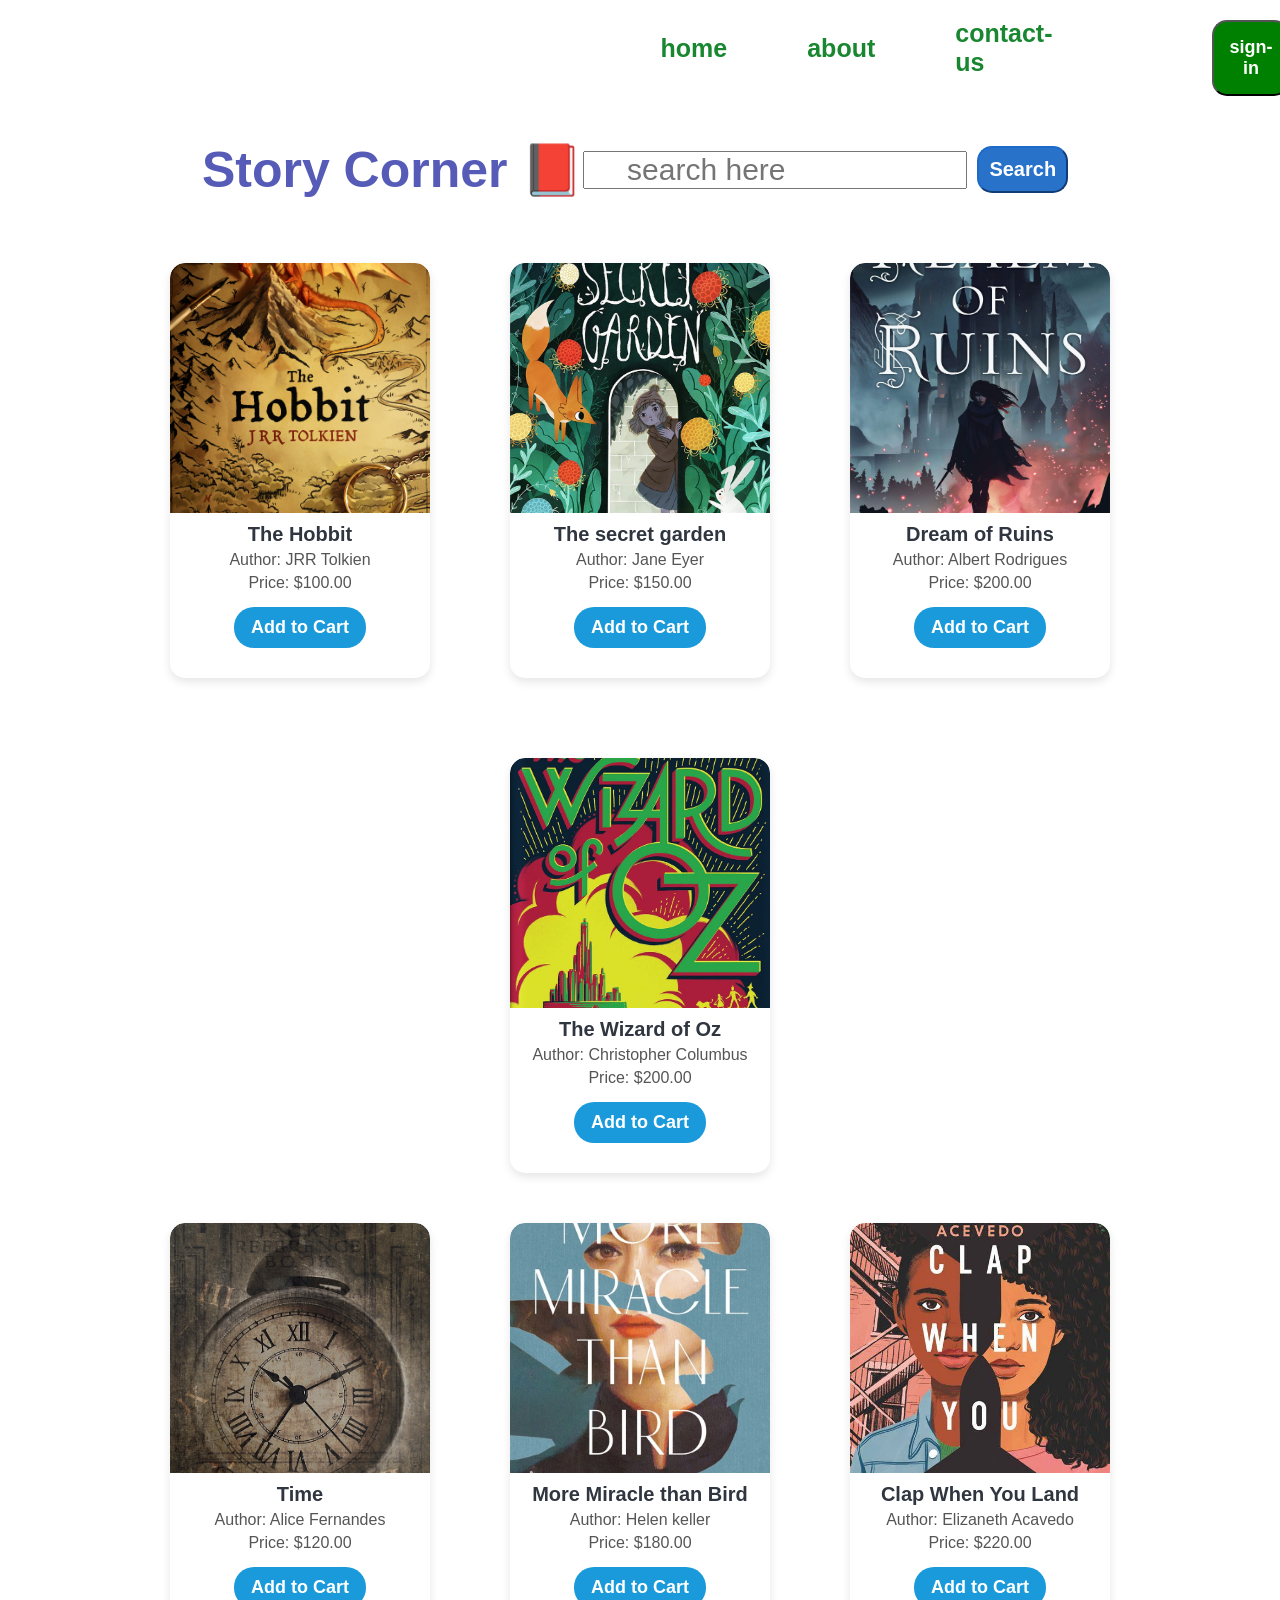
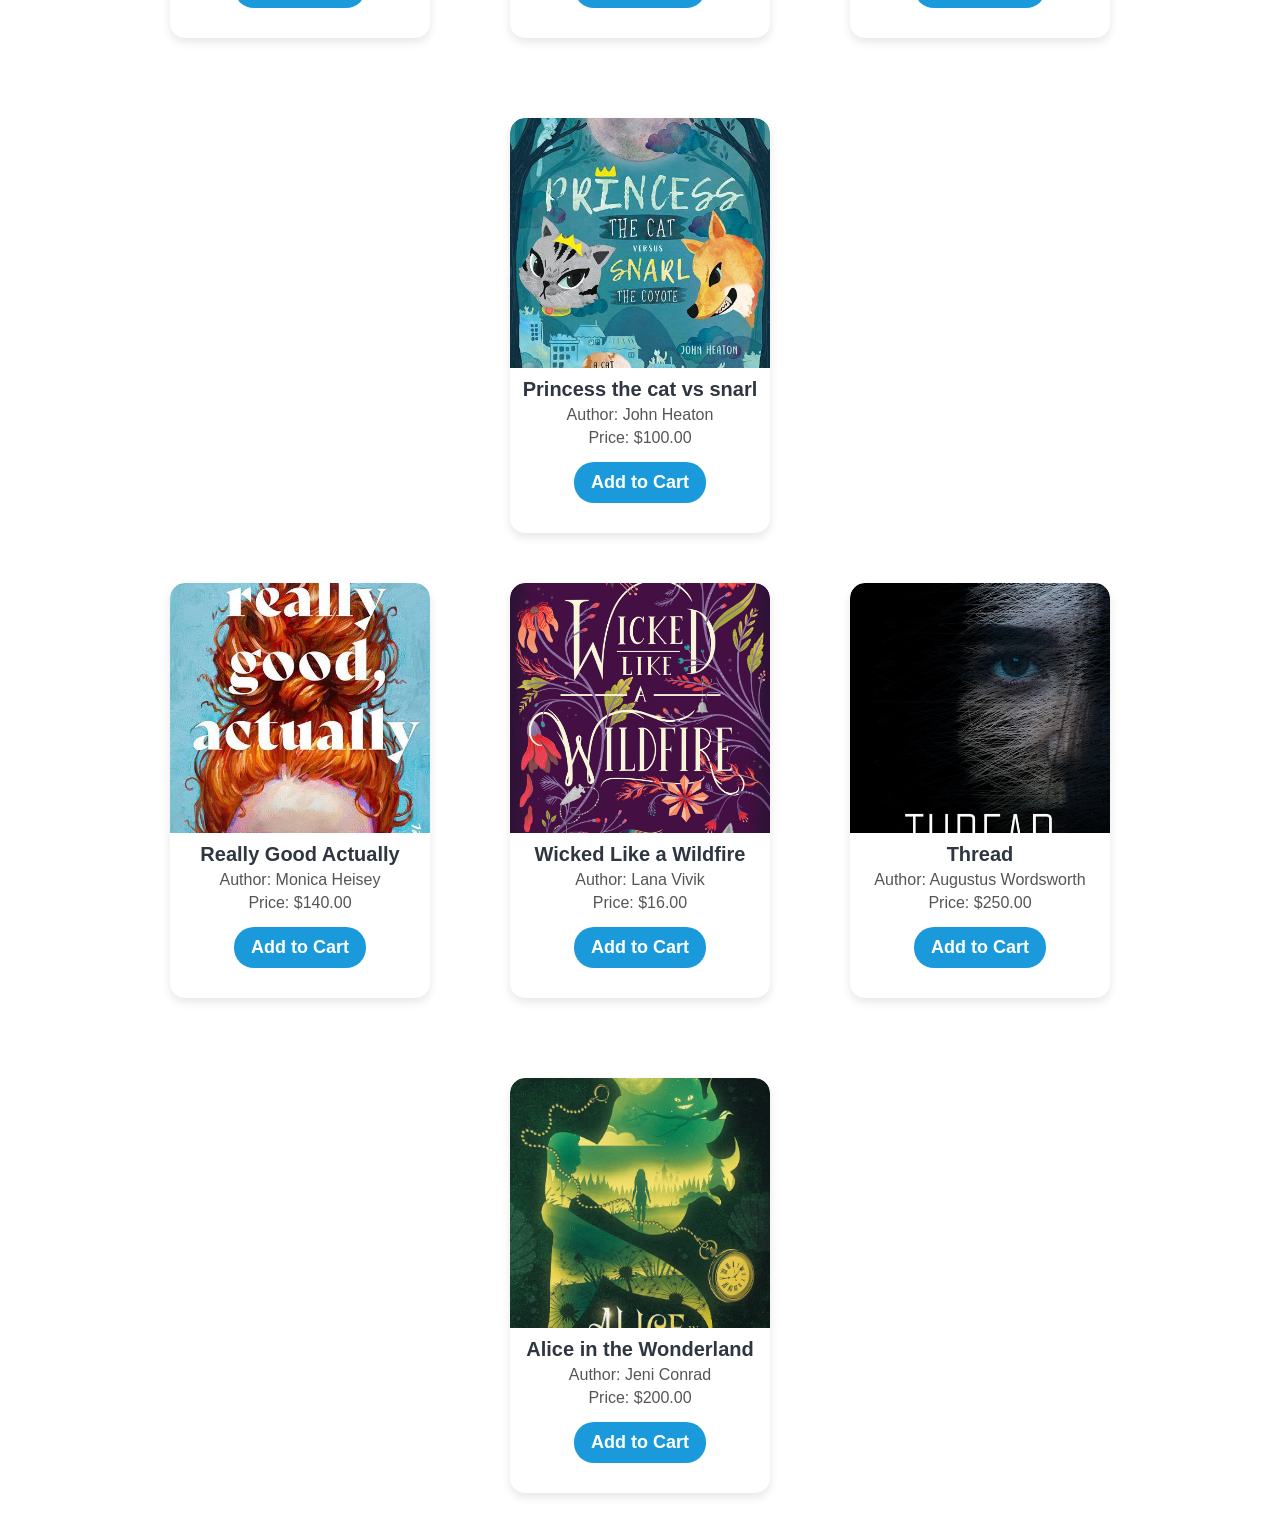
<file: experiment2/index.html>
<!DOCTYPE html>
<html lang="en">
<head>
    <meta charset="UTF-8">
    <meta name="viewport" content="width=device-width, initial-scale=1.0">
    <title>Online Book Store</title>
    <link rel="stylesheet" href="style.css">
</head>
<body>
    <div class="navbar">
         <li id="nav">home</li>
         <li id="nav">about</li>
         <li id="nav">contact-us</li>
         <button>sign-in</button>
         <img src="shopping-cart.png" id="cart"alt="">
    </div>
     <div id="search">
        <h2>Story Corner 📕</h2>
        <input type="text" id="place" placeholder="     search here    ">
        <button id="srch">Search</button>
    </div>

    <div class="row">
        <div id="row1">
            <div class="column">
                <img src="book1.jpg" alt="Book 1" style="width:100%">
                <h3>The Hobbit</h3>
                <p>Author: JRR Tolkien</p>
                <p>Price: $100.00</p>
                <button>Add to Cart</button>
            </div>
            <div class="column">
                <img src="book2.jpg" alt="Book 2" style="width:100%">
                <h3>The secret garden</h3>
                <p>Author: Jane Eyer</p>
                <p>Price: $150.00</p>
                <button>Add to Cart</button>
            </div>
            <div class="column">
                <img src="book3.jpg" alt="Book 3" style="width:100%">
                <h3>Dream of Ruins</h3>
                <p>Author: Albert Rodrigues</p>
                <p>Price: $200.00</p>
                <button>Add to Cart</button>
            </div>
             <div class="column">
                <img src="book4.jpg" alt="Book 3" style="width:100%">
                <h3>The Wizard of Oz</h3>
                <p>Author: Christopher Columbus</p>
                <p>Price: $200.00</p>
                <button>Add to Cart</button>
            </div>
        </div>
            <div id="row2">
                <div class="column">
                    <img src="book5.jpg" alt="Book 4" style="width:100%">
                    <h3>Time</h3>
                    <p>Author: Alice Fernandes</p>
                    <p>Price: $120.00</p>
                    <button>Add to Cart</button>
                </div>
                <div class="column">
                    <img src="book6.jpg" alt="Book 5" style="width:100%">
                    <h3>More Miracle than Bird</h3>
                    <p>Author: Helen keller</p>
                    <p>Price: $180.00</p>
                    <button>Add to Cart</button>
                </div>
                <div class="column">
                    <img src="book7.jpg" alt="Book 6" style="width:100%">
                    <h3>Clap When You Land</h3>
                    <p>Author: Elizaneth Acavedo</p>
                    <p>Price: $220.00</p>
                    <button>Add to Cart</button> 
                </div>
                <div class="column">
                <img src="book8.jpg" alt="Book 1" style="width:100%">
                <h3>Princess the cat vs snarl</h3>
                <p>Author: John Heaton</p>
                <p>Price: $100.00</p>
                <button>Add to Cart</button>
            </div>
                </div>

                <div id="row3">
                    <div class="column">
                        <img src="book9.jpg" alt="Book 7" style="width:100%">
                        <h3>Really Good Actually</h3>
                        <p>Author: Monica Heisey</p>
                        <p>Price: $140.00</p>
                        <button>Add to Cart</button>
                    </div>
                    <div class="column">
                        <img src="book10.jpg" alt="Book 8" style="width:100%">
                        <h3>Wicked Like a Wildfire</h3>
                        <p>Author: Lana Vivik</p>
                        <p>Price: $16.00</p>
                        <button>Add to Cart</button>
                    </div>
                    <div class="column">
                        <img src="book11.jpg" alt="Book 9" style="width:100%">
                        <h3>Thread</h3>
                        <p>Author: Augustus Wordsworth</p>
                        <p>Price: $250.00</p>
                        <button>Add to Cart</button>
                    </div>
            <div class="column">
                <img src="book12.jpg" alt="Book 3" style="width:100%">
                <h3>Alice in the Wonderland</h3>
                <p>Author: Jeni Conrad</p>
                <p>Price: $200.00</p>
                <button>Add to Cart</button>
            </div>
                </div>
            </div>
        </div>
    </div>

</body>
</html>
</file>
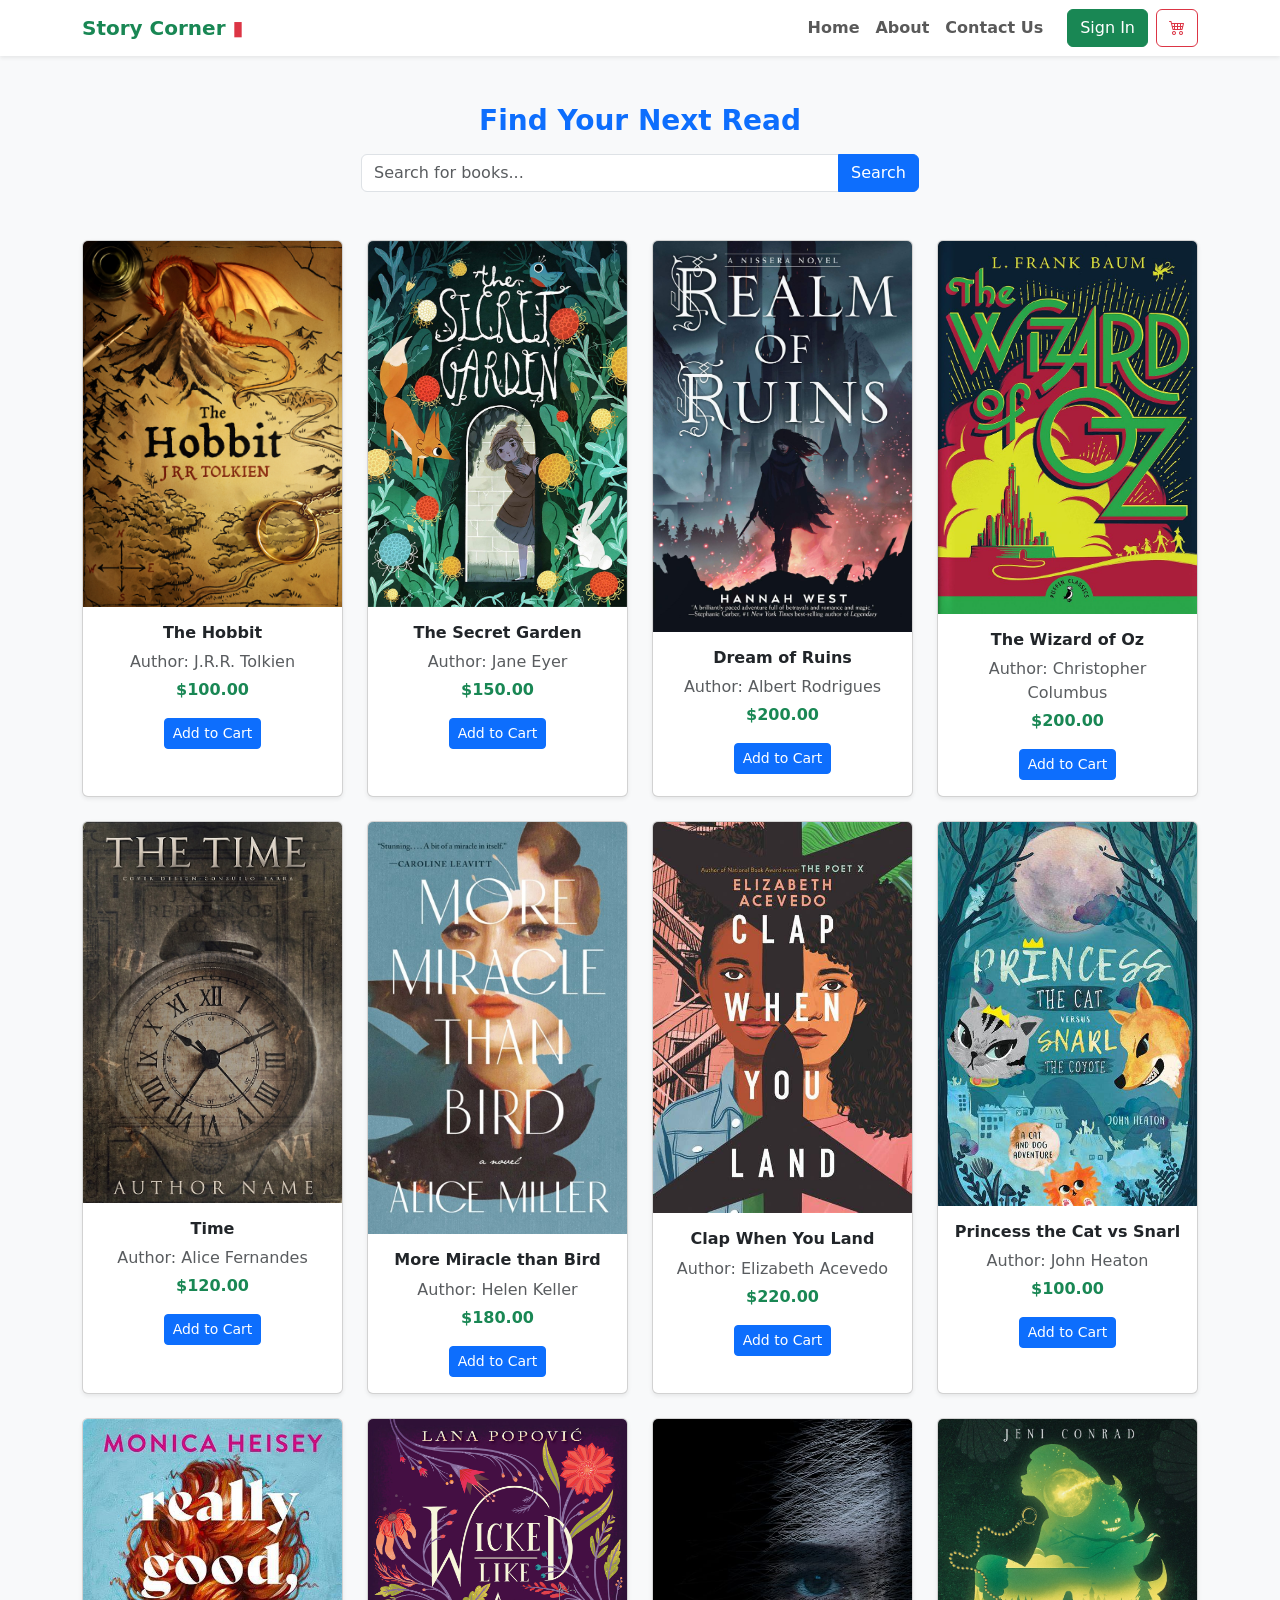
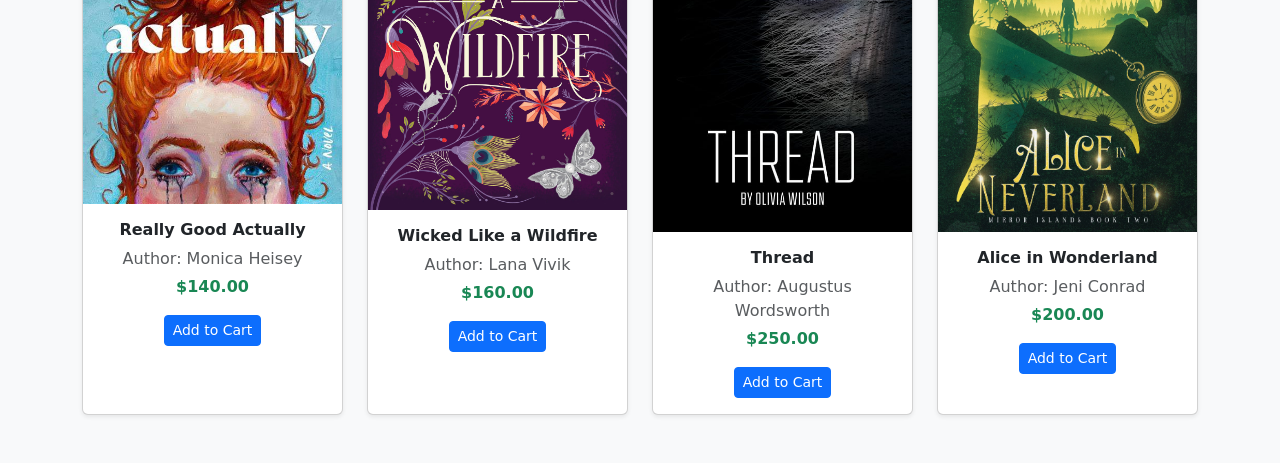
<file: experiment3/index.html>
<!DOCTYPE html>
<html lang="en">
<head>
  <meta charset="UTF-8">
  <meta name="viewport" content="width=device-width, initial-scale=1.0">
  <title>Story Corner 📕</title>
  <link href="https://cdn.jsdelivr.net/npm/bootstrap@5.3.0/dist/css/bootstrap.min.css" rel="stylesheet">
  <link href="https://cdn.jsdelivr.net/npm/bootstrap-icons@1.10.5/font/bootstrap-icons.css" rel="stylesheet">
</head>
<body class="bg-light">

  <!-- Navbar -->
  <nav class="navbar navbar-expand-lg bg-white shadow-sm">
    <div class="container">
      <a class="navbar-brand fw-bold text-success" href="#">Story Corner <span class="text-danger">▮</span></a>
      <button class="navbar-toggler" type="button" data-bs-toggle="collapse" data-bs-target="#navbarNav">
        <span class="navbar-toggler-icon"></span>
      </button>
      <div class="collapse navbar-collapse justify-content-end" id="navbarNav">
        <ul class="navbar-nav me-3">
          <li class="nav-item"><a class="nav-link fw-semibold" href="#">Home</a></li>
          <li class="nav-item"><a class="nav-link fw-semibold" href="#">About</a></li>
          <li class="nav-item"><a class="nav-link fw-semibold" href="#">Contact Us</a></li>
        </ul>
        <button class="btn btn-success me-2">Sign In</button>
        <button class="btn btn-outline-danger"><i class="bi bi-cart4"></i></button>
      </div>
    </div>
  </nav>

  <!-- Search Section -->
  <div class="container text-center my-5">
    <h3 class="fw-bold text-primary">Find Your Next Read</h3>
    <div class="input-group mt-3 w-50 mx-auto">
      <input type="text" class="form-control" placeholder="Search for books...">
      <button class="btn btn-primary">Search</button>
    </div>
  </div>

  <!-- Book Cards -->
  <div class="container mb-5">
    <div class="row g-4">

      <!-- Book 1 -->
      <div class="col-lg-3 col-md-4 col-sm-6">
        <div class="card h-100 shadow-sm">
          <img src="book1.jpg" class="card-img-top" alt="The Hobbit">
          <div class="card-body text-center">
            <h6 class="fw-bold">The Hobbit</h6>
            <p class="text-muted mb-1">Author: J.R.R. Tolkien</p>
            <p class="text-success fw-bold">$100.00</p>
            <button class="btn btn-primary btn-sm">Add to Cart</button>
          </div>
        </div>
      </div>

      <!-- Book 2 -->
      <div class="col-lg-3 col-md-4 col-sm-6">
        <div class="card h-100 shadow-sm">
          <img src="book2.jpg" class="card-img-top" alt="Secret Garden">
          <div class="card-body text-center">
            <h6 class="fw-bold">The Secret Garden</h6>
            <p class="text-muted mb-1">Author: Jane Eyer</p>
            <p class="text-success fw-bold">$150.00</p>
            <button class="btn btn-primary btn-sm">Add to Cart</button>
          </div>
        </div>
      </div>

      <!-- Book 3 -->
      <div class="col-lg-3 col-md-4 col-sm-6">
        <div class="card h-100 shadow-sm">
          <img src="book3.jpg" class="card-img-top" alt="Dream of Ruins">
          <div class="card-body text-center">
            <h6 class="fw-bold">Dream of Ruins</h6>
            <p class="text-muted mb-1">Author: Albert Rodrigues</p>
            <p class="text-success fw-bold">$200.00</p>
            <button class="btn btn-primary btn-sm">Add to Cart</button>
          </div>
        </div>
      </div>

      <!-- Book 4 -->
      <div class="col-lg-3 col-md-4 col-sm-6">
        <div class="card h-100 shadow-sm">
          <img src="book4.jpg" class="card-img-top" alt="Wizard of Oz">
          <div class="card-body text-center">
            <h6 class="fw-bold">The Wizard of Oz</h6>
            <p class="text-muted mb-1">Author: Christopher Columbus</p>
            <p class="text-success fw-bold">$200.00</p>
            <button class="btn btn-primary btn-sm">Add to Cart</button>
          </div>
        </div>
      </div>

      <!-- Book 5 -->
      <div class="col-lg-3 col-md-4 col-sm-6">
        <div class="card h-100 shadow-sm">
          <img src="book5.jpg" class="card-img-top" alt="Time">
          <div class="card-body text-center">
            <h6 class="fw-bold">Time</h6>
            <p class="text-muted mb-1">Author: Alice Fernandes</p>
            <p class="text-success fw-bold">$120.00</p>
            <button class="btn btn-primary btn-sm">Add to Cart</button>
          </div>
        </div>
      </div>

      <!-- Book 6 -->
      <div class="col-lg-3 col-md-4 col-sm-6">
        <div class="card h-100 shadow-sm">
          <img src="book6.jpg" class="card-img-top" alt="More Miracle than Bird">
          <div class="card-body text-center">
            <h6 class="fw-bold">More Miracle than Bird</h6>
            <p class="text-muted mb-1">Author: Helen Keller</p>
            <p class="text-success fw-bold">$180.00</p>
            <button class="btn btn-primary btn-sm">Add to Cart</button>
          </div>
        </div>
      </div>

      <!-- Book 7 -->
      <div class="col-lg-3 col-md-4 col-sm-6">
        <div class="card h-100 shadow-sm">
          <img src="book7.jpg" class="card-img-top" alt="Clap When You Land">
          <div class="card-body text-center">
            <h6 class="fw-bold">Clap When You Land</h6>
            <p class="text-muted mb-1">Author: Elizabeth Acevedo</p>
            <p class="text-success fw-bold">$220.00</p>
            <button class="btn btn-primary btn-sm">Add to Cart</button>
          </div>
        </div>
      </div>

      <!-- Book 8 -->
      <div class="col-lg-3 col-md-4 col-sm-6">
        <div class="card h-100 shadow-sm">
          <img src="book8.jpg" class="card-img-top" alt="Princess the Cat vs Snarl">
          <div class="card-body text-center">
            <h6 class="fw-bold">Princess the Cat vs Snarl</h6>
            <p class="text-muted mb-1">Author: John Heaton</p>
            <p class="text-success fw-bold">$100.00</p>
            <button class="btn btn-primary btn-sm">Add to Cart</button>
          </div>
        </div>
      </div>

      <!-- Book 9 -->
      <div class="col-lg-3 col-md-4 col-sm-6">
        <div class="card h-100 shadow-sm">
          <img src="book9.jpg" class="card-img-top" alt="Really Good Actually">
          <div class="card-body text-center">
            <h6 class="fw-bold">Really Good Actually</h6>
            <p class="text-muted mb-1">Author: Monica Heisey</p>
            <p class="text-success fw-bold">$140.00</p>
            <button class="btn btn-primary btn-sm">Add to Cart</button>
          </div>
        </div>
      </div>

      <!-- Book 10 -->
      <div class="col-lg-3 col-md-4 col-sm-6">
        <div class="card h-100 shadow-sm">
          <img src="book10.jpg" class="card-img-top" alt="Wicked Like a Wildfire">
          <div class="card-body text-center">
            <h6 class="fw-bold">Wicked Like a Wildfire</h6>
            <p class="text-muted mb-1">Author: Lana Vivik</p>
            <p class="text-success fw-bold">$160.00</p>
            <button class="btn btn-primary btn-sm">Add to Cart</button>
          </div>
        </div>
      </div>

      <!-- Book 11 -->
      <div class="col-lg-3 col-md-4 col-sm-6">
        <div class="card h-100 shadow-sm">
          <img src="book11.jpg" class="card-img-top" alt="Thread">
          <div class="card-body text-center">
            <h6 class="fw-bold">Thread</h6>
            <p class="text-muted mb-1">Author: Augustus Wordsworth</p>
            <p class="text-success fw-bold">$250.00</p>
            <button class="btn btn-primary btn-sm">Add to Cart</button>
          </div>
        </div>
      </div>

      <!-- Book 12 -->
      <div class="col-lg-3 col-md-4 col-sm-6">
        <div class="card h-100 shadow-sm">
          <img src="book12.jpg" class="card-img-top" alt="Alice in Wonderland">
          <div class="card-body text-center">
            <h6 class="fw-bold">Alice in Wonderland</h6>
            <p class="text-muted mb-1">Author: Jeni Conrad</p>
            <p class="text-success fw-bold">$200.00</p>
            <button class="btn btn-primary btn-sm">Add to Cart</button>
          </div>
        </div>
      </div>

    </div>
  </div>

  <script src="https://cdn.jsdelivr.net/npm/bootstrap@5.3.0/dist/js/bootstrap.bundle.min.js"></script>
</body>
</html>
</file>
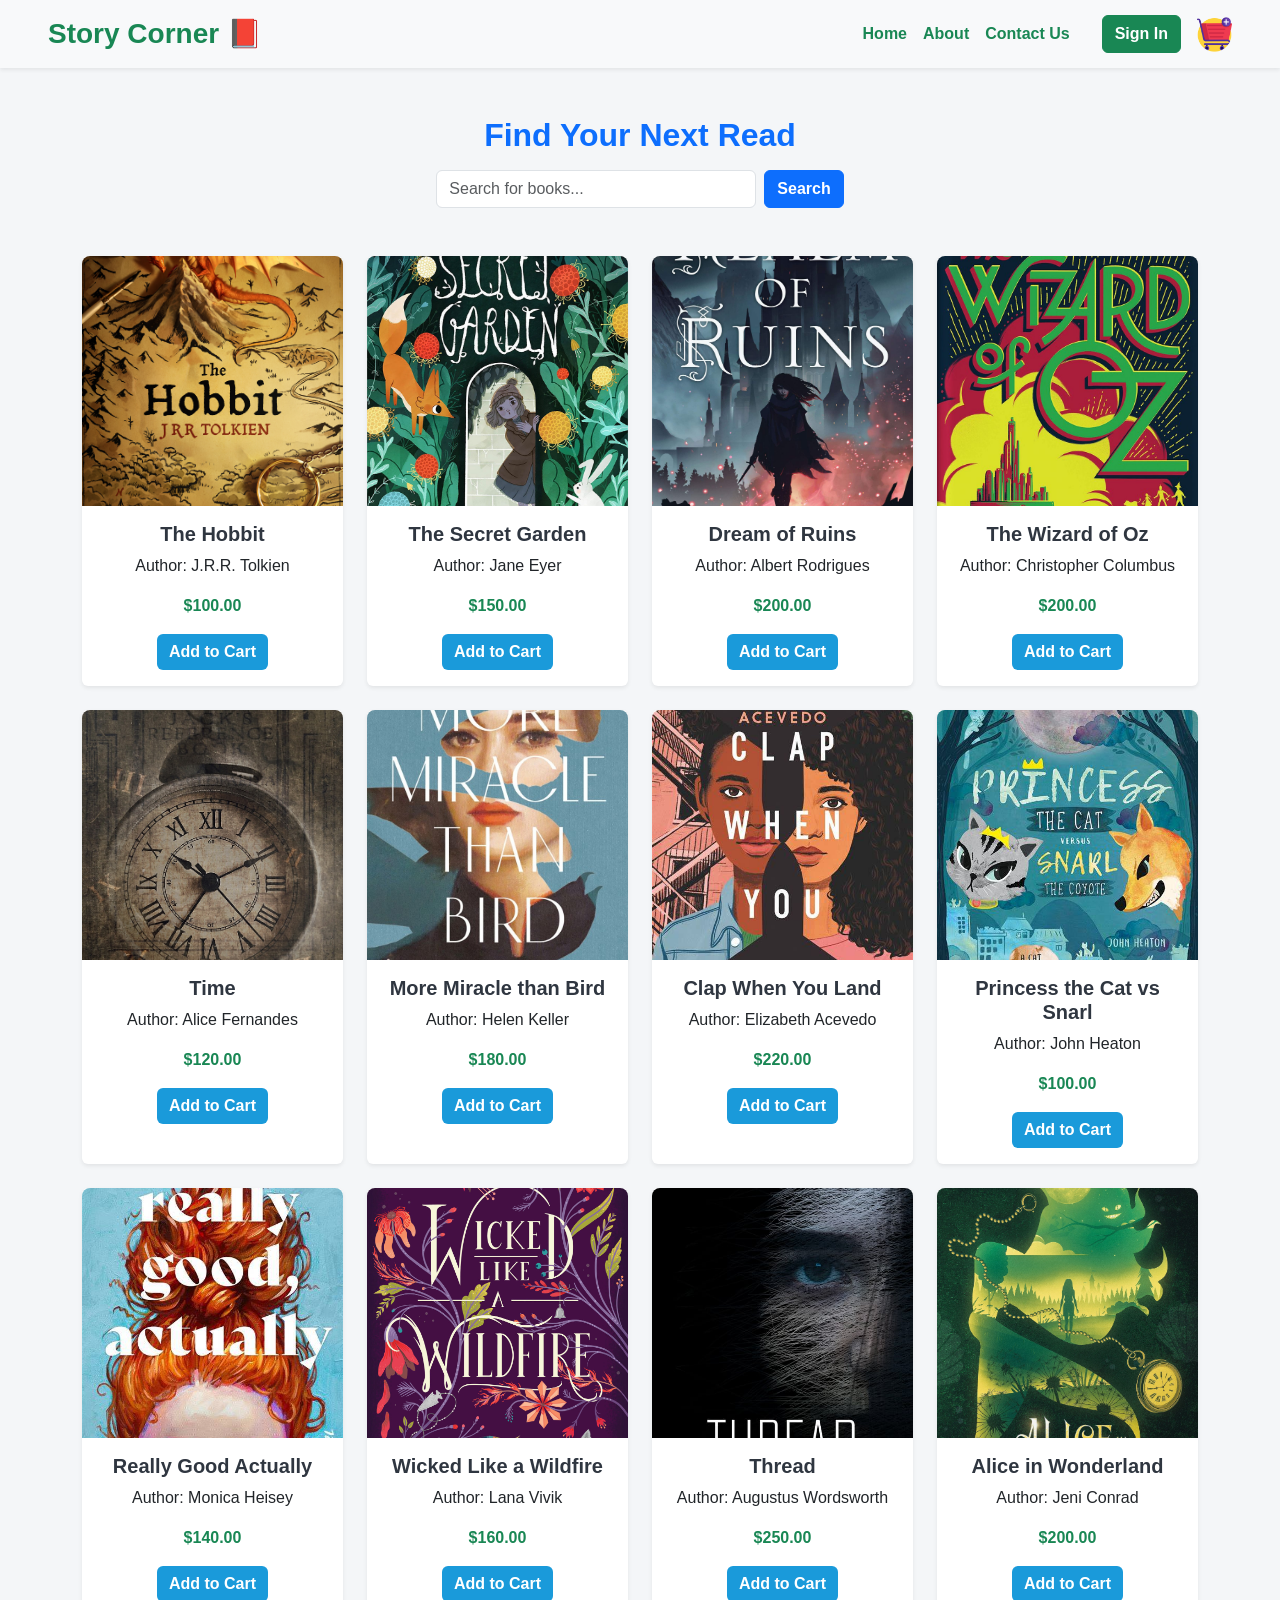
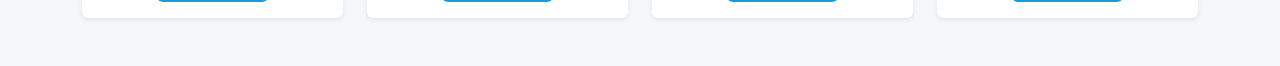
<file: experiment2/book.html>
<!DOCTYPE html>
<html lang="en">
<head>
    <meta charset="UTF-8">
    <meta name="viewport" content="width=device-width, initial-scale=1.0">
    <title>Document</title>
     <link href="https://cdn.jsdelivr.net/npm/bootstrap@5.3.3/dist/css/bootstrap.min.css" rel="stylesheet">
    <link rel="stylesheet" href="book.css">
</head>
<body>
     <!-- Navbar -->
  <nav class="navbar navbar-expand-lg bg-light shadow-sm px-5">
    <a class="navbar-brand fw-bold text-success fs-3" href="#">Story Corner 📕</a>
    <div class="collapse navbar-collapse justify-content-end">
      <ul class="navbar-nav me-4">
        <li class="nav-item"><a class="nav-link text-success fw-semibold" href="#">Home</a></li>
        <li class="nav-item"><a class="nav-link text-success fw-semibold" href="#">About</a></li>
        <li class="nav-item"><a class="nav-link text-success fw-semibold" href="#">Contact Us</a></li>
      </ul>
      <button class="btn btn-success fw-bold me-3">Sign In</button>
      <img src="shopping-cart.png" alt="Cart" width="35">
    </div>
  </nav>

  <!-- Search Section -->
  <div class="text-center my-5">
    <h2 class="text-primary fw-bold mb-3">Find Your Next Read</h2>
    <div class="d-flex justify-content-center">
      <input type="text" class="form-control w-25 me-2" id="place" placeholder="Search for books...">
      <button class="btn btn-primary fw-bold" id="srch">Search</button>
    </div>
  </div>

  <!-- Book Grid -->
  <div class="container mb-5">
    <div class="row g-4">

      <!-- Book 1 -->
      <div class="col-md-3">
        <div class="card shadow-sm border-0 h-100 text-center">
          <img src="book1.jpg" class="card-img-top" alt="The Hobbit">
          <div class="card-body">
            <h5 class="card-title fw-bold">The Hobbit</h5>
            <p>Author: J.R.R. Tolkien</p>
            <p class="text-success fw-semibold">$100.00</p>
            <button class="btn btn-info text-white fw-bold">Add to Cart</button>
          </div>
        </div>
      </div>

      <!-- Book 2 -->
      <div class="col-md-3">
        <div class="card shadow-sm border-0 h-100 text-center">
          <img src="book2.jpg" class="card-img-top" alt="The Secret Garden">
          <div class="card-body">
            <h5 class="card-title fw-bold">The Secret Garden</h5>
            <p>Author: Jane Eyer</p>
            <p class="text-success fw-semibold">$150.00</p>
            <button class="btn btn-info text-white fw-bold">Add to Cart</button>
          </div>
        </div>
      </div>

      <!-- Book 3 -->
      <div class="col-md-3">
        <div class="card shadow-sm border-0 h-100 text-center">
          <img src="book3.jpg" class="card-img-top" alt="Dream of Ruins">
          <div class="card-body">
            <h5 class="card-title fw-bold">Dream of Ruins</h5>
            <p>Author: Albert Rodrigues</p>
            <p class="text-success fw-semibold">$200.00</p>
            <button class="btn btn-info text-white fw-bold">Add to Cart</button>
          </div>
        </div>
      </div>

      <!-- Book 4 -->
      <div class="col-md-3">
        <div class="card shadow-sm border-0 h-100 text-center">
          <img src="book4.jpg" class="card-img-top" alt="The Wizard of Oz">
          <div class="card-body">
            <h5 class="card-title fw-bold">The Wizard of Oz</h5>
            <p>Author: Christopher Columbus</p>
            <p class="text-success fw-semibold">$200.00</p>
            <button class="btn btn-info text-white fw-bold">Add to Cart</button>
          </div>
        </div>
      </div>

      <!-- Book 5 -->
      <div class="col-md-3">
        <div class="card shadow-sm border-0 h-100 text-center">
          <img src="book5.jpg" class="card-img-top" alt="Time">
          <div class="card-body">
            <h5 class="card-title fw-bold">Time</h5>
            <p>Author: Alice Fernandes</p>
            <p class="text-success fw-semibold">$120.00</p>
            <button class="btn btn-info text-white fw-bold">Add to Cart</button>
          </div>
        </div>
      </div>

      <!-- Book 6 -->
      <div class="col-md-3">
        <div class="card shadow-sm border-0 h-100 text-center">
          <img src="book6.jpg" class="card-img-top" alt="More Miracle than Bird">
          <div class="card-body">
            <h5 class="card-title fw-bold">More Miracle than Bird</h5>
            <p>Author: Helen Keller</p>
            <p class="text-success fw-semibold">$180.00</p>
            <button class="btn btn-info text-white fw-bold">Add to Cart</button>
          </div>
        </div>
      </div>

      <!-- Book 7 -->
      <div class="col-md-3">
        <div class="card shadow-sm border-0 h-100 text-center">
          <img src="book7.jpg" class="card-img-top" alt="Clap When You Land">
          <div class="card-body">
            <h5 class="card-title fw-bold">Clap When You Land</h5>
            <p>Author: Elizabeth Acevedo</p>
            <p class="text-success fw-semibold">$220.00</p>
            <button class="btn btn-info text-white fw-bold">Add to Cart</button>
          </div>
        </div>
      </div>

      <!-- Book 8 -->
      <div class="col-md-3">
        <div class="card shadow-sm border-0 h-100 text-center">
          <img src="book8.jpg" class="card-img-top" alt="Princess the Cat vs Snarl">
          <div class="card-body">
            <h5 class="card-title fw-bold">Princess the Cat vs Snarl</h5>
            <p>Author: John Heaton</p>
            <p class="text-success fw-semibold">$100.00</p>
            <button class="btn btn-info text-white fw-bold">Add to Cart</button>
          </div>
        </div>
      </div>

      <!-- Book 9 -->
      <div class="col-md-3">
        <div class="card shadow-sm border-0 h-100 text-center">
          <img src="book9.jpg" class="card-img-top" alt="Really Good Actually">
          <div class="card-body">
            <h5 class="card-title fw-bold">Really Good Actually</h5>
            <p>Author: Monica Heisey</p>
            <p class="text-success fw-semibold">$140.00</p>
            <button class="btn btn-info text-white fw-bold">Add to Cart</button>
          </div>
        </div>
      </div>

      <!-- Book 10 -->
      <div class="col-md-3">
        <div class="card shadow-sm border-0 h-100 text-center">
          <img src="book10.jpg" class="card-img-top" alt="Wicked Like a Wildfire">
          <div class="card-body">
            <h5 class="card-title fw-bold">Wicked Like a Wildfire</h5>
            <p>Author: Lana Vivik</p>
            <p class="text-success fw-semibold">$160.00</p>
            <button class="btn btn-info text-white fw-bold">Add to Cart</button>
          </div>
        </div>
      </div>

      <!-- Book 11 -->
      <div class="col-md-3">
        <div class="card shadow-sm border-0 h-100 text-center">
          <img src="book11.jpg" class="card-img-top" alt="Thread">
          <div class="card-body">
            <h5 class="card-title fw-bold">Thread</h5>
            <p>Author: Augustus Wordsworth</p>
            <p class="text-success fw-semibold">$250.00</p>
            <button class="btn btn-info text-white fw-bold">Add to Cart</button>
          </div>
        </div>
      </div>

      <!-- Book 12 -->
      <div class="col-md-3">
        <div class="card shadow-sm border-0 h-100 text-center">
          <img src="book12.jpg" class="card-img-top" alt="Alice in Wonderland">
          <div class="card-body">
            <h5 class="card-title fw-bold">Alice in Wonderland</h5>
            <p>Author: Jeni Conrad</p>
            <p class="text-success fw-semibold">$200.00</p>
            <button class="btn btn-info text-white fw-bold">Add to Cart</button>
          </div>
        </div>
      </div>

    </div>
  </div>

  <!-- Bootstrap JS -->
  <script src="https://cdn.jsdelivr.net/npm/bootstrap@5.3.3/dist/js/bootstrap.bundle.min.js"></script>
</body>
</html>
</file>
<file: experiment2/style.css>
*{
    box-sizing: border-box;
    margin: 0;
    padding: 0;
}
.navbar {
  display:flex;
  gap:80px;
  align-items:center;
  justify-content:center;
  background-color: #ffffff;
  font-size: 25px;
  font-family: 'Segoe UI', Tahoma, Geneva, Verdana, sans-serif;
  margin-left: 800px;
  color: rgb(24, 135, 48);
  font-weight: bolder;
}
#nav{
    display: block;
    gap: 40px;
}
.navbar button{
    padding: 15px;
    background-color: green;
    color: #ffffff;
    border-radius: 15px;
    font-size: 18px;
    font-weight: bold;
    margin-left: 80px;
    margin-top: 20px;
}
#cart{
    height: 50px;
    margin: 0;
}
.navbar :hover {
    cursor: pointer;
}
h2{
    font-size: 50px;
    align-items: center;
    color: rgb(86, 91, 183);
    justify-content: center;
    display: flex;
}
#nav :hover {
    background-color: green;
    color: white;
    padding: 5px;
    border-radius: 8px;
}
#place{
    font-size: 30px;
}
#search{
  display:flex;
  align-items:center;
  justify-content:center;
  background-color: #ffffff;
  font-family: 'Segoe UI', Tahoma, Geneva, Verdana, sans-serif;
  margin-bottom: 40px;
  margin-top: 40px;
  
}
#srch{
    font-size: 20px;
    margin: 10px;
    background-color: rgb(41, 114, 202);
    color: #ffffff;
    padding: 10px ;
    border-radius: 15px;
    font-weight: bold;
    border-color:rgb(29, 106, 201) ;
}
#srch :hover{
    padding: 12px;
    background-color: #d20000;
}
.row {
  display: flex;
  flex-direction: column;
  align-items: center;
  gap: 40px;
  padding: 20px 50px;
}

#row1, #row2, #row3 {
  display: flex;
  flex-wrap: wrap;
  justify-content: center;
  gap: 25px;
}

.row {
  display: flex;
  flex-direction: column;
  align-items: center;
  gap: 50px;
  padding: 20px 20px;
}

#row1, #row2, #row3 {
  display: flex;
  justify-content: center;
  gap: 80px;
}

/* Individual Book Card */

.column:hover {
  transform: translateY(-6px);
  box-shadow: 0 6px 20px rgba(0, 0, 0, 0.2);
}


.column {
  background-color: white;
  width: 260px;
  border-radius: 15px;
  box-shadow: 0 4px 10px rgba(0, 0, 0, 0.1);
  overflow: hidden;
  text-align: center;
  transition: transform 0.3s ease, box-shadow 0.3s ease;
  padding-bottom: 15px; /* gives space for text and button */
}

.column img {
  width: 100%;
  height: 250px; /* fixed image height */
  object-fit: cover;
  display: block;
  border-radius: 15px 15px 0 0;
}

.column h3 {
  font-size: 20px;
  margin: 10px 0 5px;
  color: #2f3640;
  font-family: 'Segoe UI', Tahoma, Geneva, Verdana, sans-serif;
}

.column p {
  font-size: 16px;
  margin-bottom: 5px;
  color: #555;
  font-family: 'Segoe UI', Tahoma, Geneva, Verdana, sans-serif;
}

.column button {
  background-color: #1a9ada;
  color: white;
  border: none;
  border-radius: 20px;
  padding: 10px 17px;
  margin: 10px 0 15px;
  cursor: pointer;
  transition: background-color 0.3s ease;
  font-weight: bold;
  font-size: 18px;
}

.column button:hover {
  background-color: #24a72b;
  color: #ffffff;
}
</file>
<file: experiment2/book.css>
body {
  background-color: #f4f6f8;
  font-family: "Poppins", sans-serif;
}

.card img {
  height: 250px;
  object-fit: cover;
  border-radius: 8px 8px 0 0;
}

.card-body h5 {
  color: #2f3640;
}

.btn-info {
  background-color: #1a9ada;
  border: none;
}

.btn-info:hover {
  background-color: #24a72b;
  color: #fff;
}

.navbar a.nav-link:hover {
  background-color: #24a72b;
  color: white !important;
  border-radius: 8px;
  padding: 5px 10px;
}
</file>
